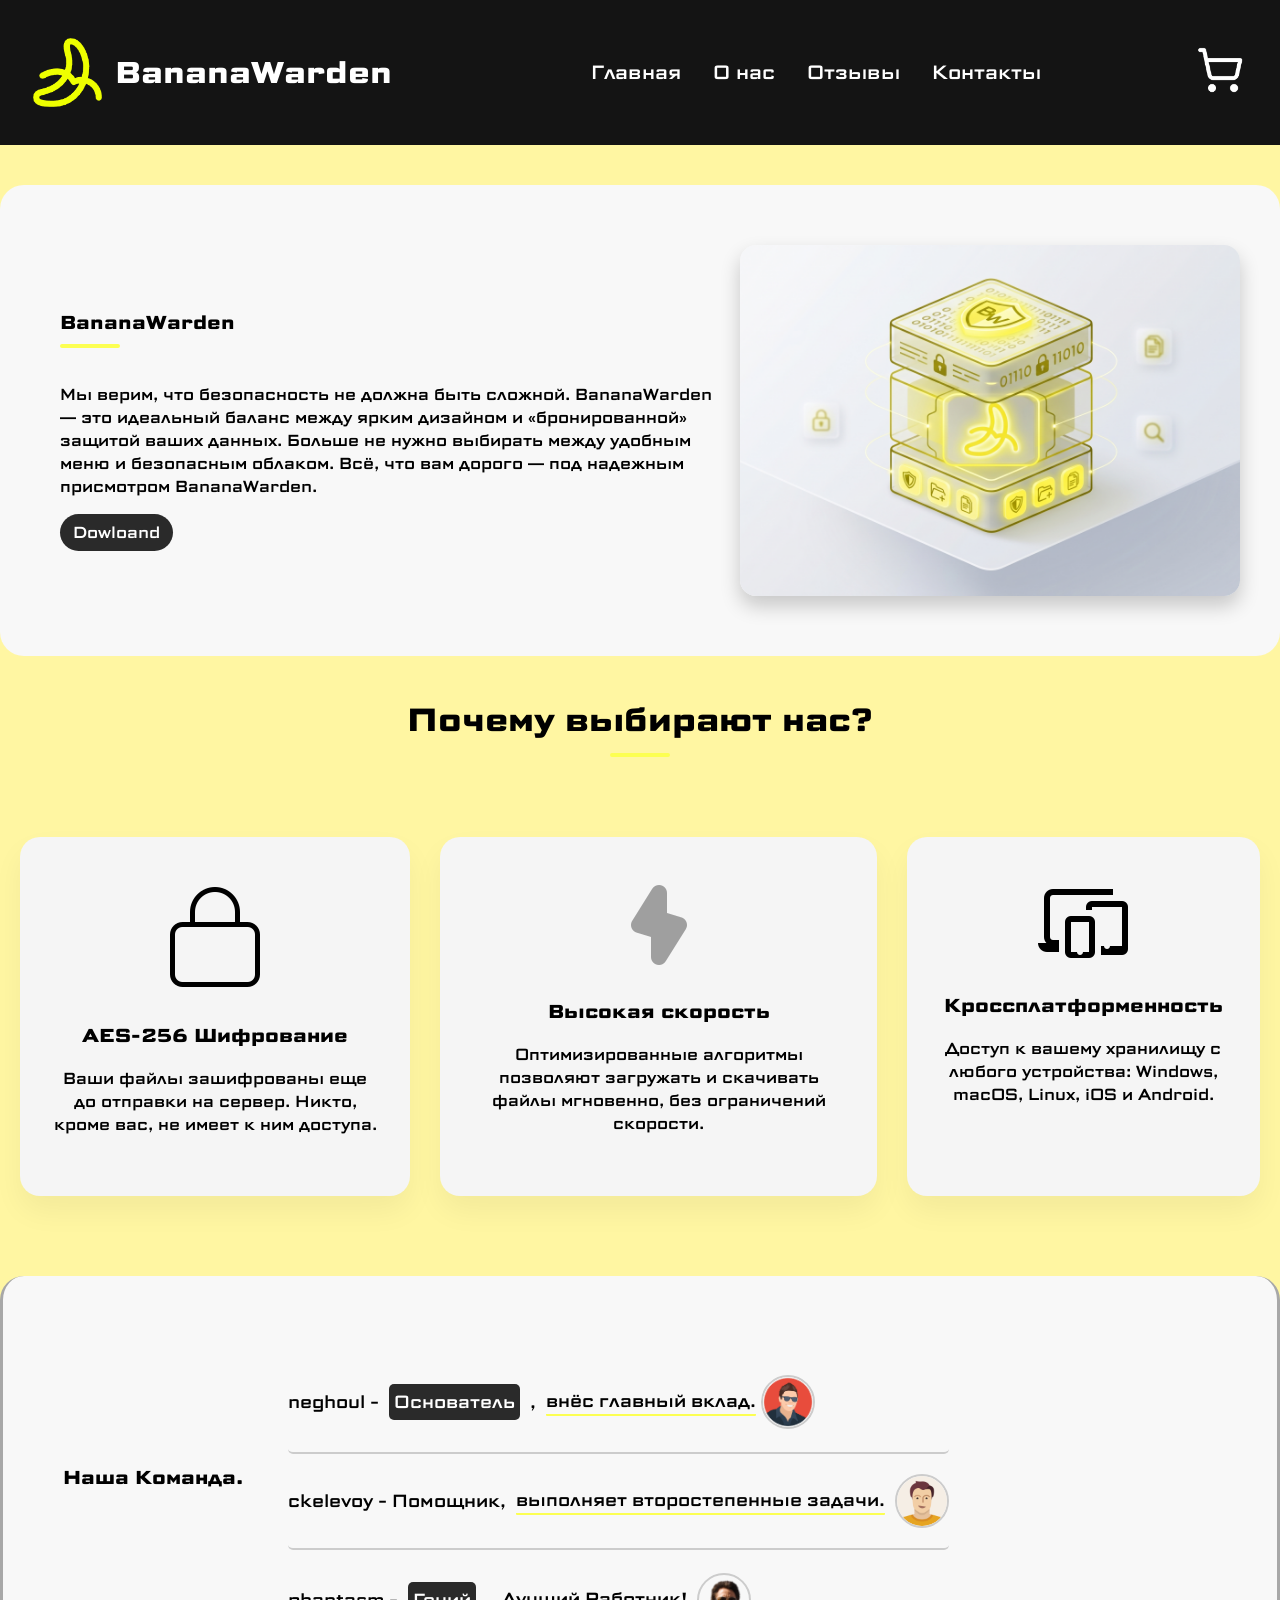
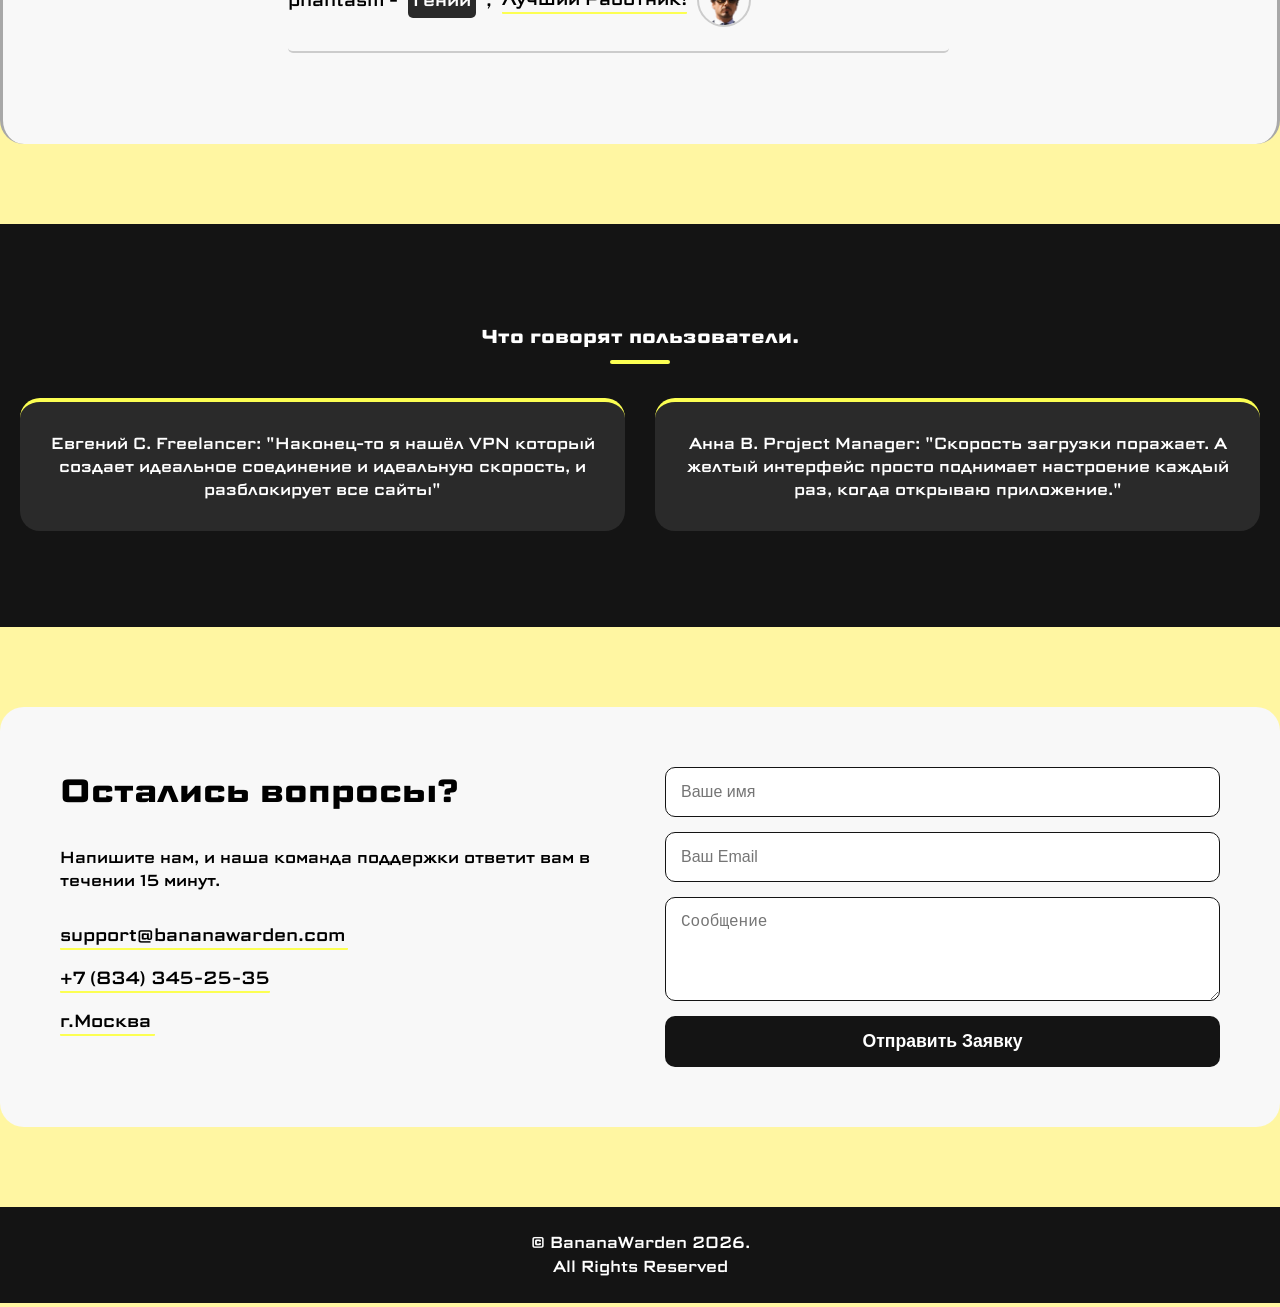
<file: index.html>
<!DOCTYPE html>
<html lang="en">
<head>
    <meta charset="UTF-8">
    <meta name="viewport" content="width=device-width, initial-scale=1.0">
    <link rel="stylesheet" href="css/style.css">
    <link rel="icon" href="images/banana.png">
    <title>BananaWarden</title>
</head>
<body>
    <div class="header">
        <div class="left-site">
            <img src="images/banana.png" alt="logo">
            <h2 class="">BananaWarden</h2>
        </div>

        <div class="center-site">
            <ul>
                <li>
                    <a href="">Главная</a>
                </li>
                <li>
                    <a href="">О нас</a>
                </li>
                <li>
                    <a href="">Отзывы</a>
                </li>
                <li>
                    <a href="">Контакты</a>
                </li>
            </ul>
        </div>

        <div class="right-site">
            <button>
                <img src="images/shopping-cart.png" alt="cart">
            </button>
        </div>
    </div>

    <div class="content">
        <div class="about">
            <div class="text">
                <div class="info">
                    <h3 class="banan">BananaWarden</h3>
                    <p>
                        Мы верим, что безопасность не должна быть
                        сложной. BananaWarden — это идеальный
                        баланс между ярким дизайном и «бронированной»
                        защитой ваших данных.
                        Больше не нужно выбирать
                        между удобным меню и безопасным облаком.
                        Всё, что вам дорого — под
                        надежным присмотром BananaWarden.
                    </p>
                    <a href="files/banana-zapret.zip" download="BananaZapret.zip" class="btn">Dowloand</a>
                </div>
                <img src="images/banner.png" alt="vpn-banana">
            </div>
        </div>
        <h1 class="why">Почему выбирают нас?</h1>
        <div class="choose">
            <div class="choose1">
                <img src="images/lock.png" alt="lock">
                <h3>AES-256 Шифрование</h3>
                <p>Ваши файлы зашифрованы еще до отправки на сервер. Никто, кроме вас, не имеет к ним доступа.</p>
            </div>
            <div class="choose2">
                <img src="images/lightning.png" alt="lightning">
                <h3>Высокая скорость</h3>
                <p>Оптимизированные алгоритмы позволяют загружать и скачивать файлы мгновенно, без ограничений скорости.</p>
            </div>
            <div class="choose3">
                <img src="images/devices.png" alt="devices">
                <h3>Кроссплатформенность</h3>
                <p>Доступ к вашему хранилищу с любого устройства: Windows, macOS, Linux, iOS и Android.</p>
            </div>
        </div>
        <div class="team">
            <h3>Наша Команда.</h3>
            <div class="chels">
                <ul>
                    <li class="neghoul">
                        neghoul - <p class="osnova">Основатель</p>, <p class="opis1">внёс главный вклад.</p>
                <img src="images/chel1.png" alt="chel1">
                    </li>
                    <li class="ckelevoy">
                        ckelevoy - Помощник, <p class="opis2">выполняет второстепенные задачи.</p>
                        <img src="images/chel2.png" alt="chel2">
                    </li>
                    <li class="phantasm">
                        phantasm - <p class="geniy">Гений</p>,
                        <p class="opis3">Лучший Работник!</p>
                        <img src="images/chel3.png" alt="chel3">
                    </li>
                </ul>
            </div>
        </div>
        <div class="reviews">
            <div class="text1">
                <h3>Что говорят пользователи.</h3>
                <div class="review">
                    <div class="cart-review">
                        <p class="EC">Евгений С. Freelancer: "Наконец-то я нашёл VPN который создает 
                    идеальное соединение и идеальную скорость, и разблокирует все сайты"</p>
                    </div>
                    <div class="cart-review">
                        <p>Анна В. Project Manager: "Скорость загрузки поражает. А желтый интерфейс просто поднимает настроение каждый раз, когда открываю приложение."</p>
                    </div>
                </div>
            </div>
        </div">
        <div class="contacts">
            <div class="contact-info">
                <h3>Остались вопросы?</h3>
                <p>Напишите нам, и наша команда поддержки 
                   ответит вам в течении 15 минут.
                </p>
                <ul>
                    <li class="emails">support@bananawarden.com</li>
                    <li class="number">+7 (834) 345-25-35</li>
                    <li class="city">г.Москва</li>
                </ul>
            </div>
            <form class="contact-form">
                <input type="text" placeholder="Ваше имя" required>
                <input type="email" placeholder="Ваш Email" required>
                <textarea rows="4" placeholder="Сообщение" required></textarea>
                <button type="submit">Отправить Заявку</button>
            </form>
        </div>
    </div>

    <div class="footer">
        <p>&copy; BananaWarden 2026.</p>
        <p>All Rights Reserved</p>
    </div>
</body>
</html>
</file>
<file: css/style.css>
@import url('https://fonts.googleapis.com/css2?family=Science+Gothic:wght@100..900&display=swap');

body {
    font-family: "Science Gothic", sans-serif;
    margin: 0;
    padding: 0;
    background-color: #fff6a2;
    display: flex;
    flex-direction: column;
    justify-content: space-between;
}

.header {
    color: white;
    background-color: rgb(20, 20, 20);
    display: flex;
    justify-content: space-between;
    align-items: center;
    padding: 15px 30px;
    user-select: none;
}

.header h2:hover {
    cursor: pointer;
    color: #effd72;
    transform: translateY(-5px);
}

.header h2 {
    transition: transform 0.2s ease-in-out;
}

.header img:hover {
    transform: scale(1.1);
}

.header img:active {
    transform: scale(0.9)
}

.header img{
    transition: transform 0.3s ease-in-out;
}

.left-site {
    display: flex;
    justify-content: center;
    align-items: center;

}

.left-site img {
    width: 75px;
}

.left-site h2 {
    font-size: 30px;
    padding: 10px;
}

.center-site ul {
    display: flex;
    list-style: none;
    justify-content: center;
    align-items: center;
    gap: 2em;
}

.center-site ul li a {
    color: white;
    text-decoration: none;
    font-size: 1.2rem;
}

.center-site ul li {
    transition: transform 0.2s ease-in-out;
}

.center-site li:hover {
    transform: translateY(-3px);
}

.center-site ul li a:hover {
    color: #FCFF52;
    transition: color 0.2s ease-in-out;

}

.right-site button {
    background: none;
    border: none;
}

.right-site button img {
    width: 3rem;
    cursor: pointer;
}

.right-site button img:hover {
    transform: scale(1.1);
    transition: transform 0.3s ease-in-out;
}

.right-site button img:active {
    transform: scale(1);
}

.about {
    margin: 0 auto;
    display: flex;
    flex-direction: column;
    justify-content: center;
    align-items: center;
    align-self: center;
}

.about h2 {
    font-size: 2rem;
}

.about-info {
    justify-content: space-between;
    display: flex;
    align-items: center;
    gap: 25px;
}

.footer {
    padding: 1rem 0;
    background-color: rgb(20, 20, 20);
    color: white;
    user-select: none;
}

.footer p {
    text-align: center;
    line-height: 0.5rem;
}

.about {
    display: flex;
    align-items: center;
    justify-content: space-between;
    gap: 40px;
    padding: 60px;
    background-color: #f8f8f8;
    border-radius: 24px;
    max-width: 1200px;
    margin: 40px auto;

}

.text {
    position: relative;
}

.banan::after {
    content: '';
    display: block;
    width: 60px;
    height: 4px;
    background-color: #FCFF52;
    margin-top: 8px;
    border-radius: 2px;
}

.text h2 {
    text-align: center;
    font-size: 2.5rem;
    margin-bottom: 20px;
    color: #1a1a1a;
    position: relative;
    left: -50px;
}

.text h2::after {
    position: relative;
    right: -170px;
    content: '';
    display: block;
    width: 60px;
    height: 4px;
    background-color: #FCFF52;
    margin-top: 8px;
    border-radius: 2px;
}

.lyche {
    position: relative;
    left: -50px;
    font-size: 1.1rem;
    line-height: 1.6;
    color: #4a4a4a;
}

img[alt="vpn-banana"] {
    max-width: 500px;
    border-color: whitesmoke;
    position: relative;
    right: -20px;
    padding: auto;
    align-items: center;
    justify-content: center;
    border-radius: 16px;
    box-shadow: 0 10px 20px rgba(0, 0, 0, 0.2);
    display: block;
    transition: transform 0.3s ease-in-out;
}

img[alt="vpn-banana"]:hover {
    transform: translateY(-5px);
}

.content {
    justify-content: center;
}

.content img {
    user-select: none;
    position: relative;
}

.info {
    display: flex;
    flex-direction: column;
    justify-content: center;
    align-items: start;
}

.text {
    display: flex;
    flex-direction: row;
}

.contacts {
    display: flex;
    flex-wrap: wrap;
    gap: 50px;
    max-width: 1200px;
    margin: 80px auto;
    padding: 60px;
    background-color: #f8f8f8;
    border-radius: 24px;
}

.emails {
    display: inline-block;
    width: 288px;
    border-bottom: 2px solid #FCFF52;
    border-radius: 1px;
}

.number {
    display: inline-block;
    width: 210px;
    border-bottom: 2px solid #FCFF52;
    border-radius: 1px;
}

.city {
    user-select: none;
    display: inline-block;
    width: 95px;
    border-bottom: 2px solid #FCFF52;
    border-radius: 1px;
}

.contact-info {
    flex: 1;
    min-width: 300px;
}

.contact-info p {
    user-select: none;
}

.contact-info h3 {
    font-size: 2rem;
    margin-top: 0;
    user-select: none;
}

.contact-info ul {
    list-style: none;
    padding: 0;
    margin-top: 30px;
}

.contact-info ul li {
    font-size: 1.1rem;
    margin-bottom: 15px;
    display: flex;
    align-items: center;
    gap: 10px;
}

.contact-form {
    flex: 1;
    min-width: 300px;
    display: flex;
    flex-direction: column;
    gap: 15px;
}

.contact-form input, .contact-form textarea {
    width: 100%;
    padding: 15px;
    border: 1px solid #ddd;
    font-size: 1rem;
    box-sizing: border-box;
    border-radius: 10px;
    transition: border-color 0.3 ease-in-out;
}

.contact-form input, .contact-form textarea {
    outline: none;
    border-color: rgb(20, 20, 20);
}

.contact-form button {
    background-color: rgb(20, 20, 20);
    color: #fff;
    border: none;
    padding: 15px;
    border-radius: 10px;
    font-size: 1.1rem;
    font-weight: bold;
    cursor: pointer;
    transition: background-color 0.3 ease-in-out, transform 0.2s ease-in-out;
}

.contact-form button:hover {
    background-color: #333;
    transform: translateY(-2px);
}

.contact-form button {
    transition: transform 0.3s ease-in-out;
}

.contact-form button:active {
    transform: translateY(0);
}

.team {
    display: flex;
    flex-wrap: wrap;
    gap: 45px;
    max-width: 1200px;
    margin: 80px auto;
    padding: 60px;
    background-color: #f8f8f8;
    border-radius: 24px;
    border-right: 3px solid #a8a8a8;
    border-left: 3px solid #a8a8a8;
    user-select: none;
}

.team h3 {
    margin-bottom: 0;
    position: relative;
    top: 109px;
}

.team ul {
    list-style: none;
    padding: 0;
    margin-top: 30px;
}

.team ul li {
    font-size: 1.1rem;
    margin-bottom: 15px;
    display: flex;
    align-items: center;
    gap: 10px;
}

.osnova {
    background-color: #2a2a2a;
    color: white;
    border-radius: 5px;
    padding: 5px;
    transition: transform 0.3s ease-in-out;
}

.osnova:hover {
    transform: translateY(-1px);
}

.neghoul img {
    width: 50px;
    background: none;
    padding: auto;
    margin: auto;
    position: relative;
    top: auto;
    left:  -70px;
    border: 2px solid #ccc;
    border-radius: 100px;
    transition: transform 0.3s ease-in-out;
}

.neghoul img:hover {
    transform: translateY(-1px);
}

.neghoul {
    display: flex;
    gap: 20px;
}

.opis1 {
    border-bottom: 2px solid #FCFF52;
    border-radius: 1px;
}

.ckelevoy img {
    width: 50px;
    background: none;
    position: relative;
    top: auto;
    border: 2px solid #ccc;
    border-radius: 100px;
    transition: transform 0.3s ease-in-out;
}

.ckelevoy img:hover {
    transform: translateY(-1px);
}

.ckelevoy {
    gap: 25px;
    display: flex;
}

.opis2 {
    border-bottom: 2px solid #FCFF52;
    border-radius: 1px;
}

.geniy {
    color: white;
    background-color: #2a2a2a;
    border-radius: 5px;
    padding: 5px;
    transition: transform 0.3s ease-in-out;
}

.geniy:hover {
    transform: translateY(-1px);
}

.phantasm img {
    display: flex;
    position: relative;
    top: auto;
    width: 50px;
    gap: 10px;
    border: 2px solid #ccc;
    border-radius: 100px;
    transition: transform 0.3s ease-in-out;
}

.phantasm img:hover {
    transform: translateY(-1px);
}

.opis3 {
    border-bottom: 2px solid #FCFF52;
    border-radius: 1px;
}

.chels ul {
    display: flex;
    flex-direction: column;
    gap: 20 px;
    list-style: none;
    padding: 0;
}

.chels li {
    font-size: 18px;
    border-bottom: 1px solid #ccc;
    padding-bottom: 15px;
    margin-bottom: 15px;
    border-width: 2px;
    border-radius: 5px;
}

.chels img {
    width: auto;
    height: 50px;
    object-fit: contain;
}

div {
    display: block;
    unicode-bidi: isolate;
}

.text1 {
    background-color: rgb(20, 20, 20);
    padding: 80px 20px;
    text-align: center;
}

.text1 h3 {
    color: white;
}

.text1 h3::after {
    content: '';
    display: block;
    width: 60px;
    height: 4px;
    background-color: #FCFF52;
    margin: 10px auto 0;
    border-radius: 2px;
}

.reviews review-cards {
    color: white;
}

.review {
    position: relative;
    justify-content: center;
    gap: 30px;
    display: flex;
    flex-direction: row;
}

.text1 {
    position: relative;
    display: block;
}

.cart-review {
    display: flex;
    position: relative;
    gap: 50px;
    justify-content: center;
}



.text1 p {
    max-width: 600px;
    color: white;
    background-color: #2a2a2a;
    border-radius: 20px;
    display: flex;
    flex-direction: column;
    justify-content: space-between;
    padding: 30px;
    position: relative;
    border-top: 4px solid #FCFF52;
    transition: transform 0.3s ease-in-out;
    user-select: none;
}

.text1 p:hover {
    transform: translateY(-1.5px);
    background-color: #333333;
}

/* .cart-review {
    max-width: 600px;
    height: auto;
    color: white;
    background-color: #2a2a2a;
    border-radius: 20px;
    display: flex;
    flex-direction: column;
    justify-content: space-between;
    position: relative;
    padding: 30px;
    border-top: 4px solid #FCFF52;
    transition: transform 0.3s ease-in-out;
    user-select: none;
    top: -5.2px;
} */

.choose {
    max-width: 1325px;
    margin: 80px auto;
    padding: 0 20px;
    display: flex;
    gap: 30px;
}

.choose h1 {
    margin-top: 0;
    padding-top: 0;
    font-size: 2.2rem;
    text-align: center;
    margin-bottom: 40px;
    color: #1a1a1a;
    position: relative;
}

.choose1 {
    background-color: whitesmoke;
    border-radius: 20px;
    padding: 40px 30px;
    text-align: center;
    box-shadow: 0 15px 30px rgba(0, 0, 0, 0.05);
    transition: transform 0.3s ease;
    border-bottom: 4px solid transparent;
}

.choose1:hover {
    transform: translateY(-10px);
    border-bottom: 4px solid rgb(20, 20, 20);
}

.choose2 {
    background-color: whitesmoke;
    border-radius: 20px;
    padding: 40px 30px;
    text-align: center;
    box-shadow: 0 15px 30px rgba(0, 0, 0, 0.05);
    transition: transform 0.3s ease;
    border-bottom: 4px solid transparent;
}

.choose2:hover {
    transform: translateY(-10px);
    border-bottom: 4px solid rgb(20, 20, 20);
}

.choose3 {
    background-color: whitesmoke;
    border-radius: 20px;
    padding: 40px 30px;
    text-align: center;
    box-shadow: 0 15px 30px rgba(0, 0, 0, 0.05);
    transition: transform 0.3s ease;
    border-bottom: 4px solid transparent;
}

.choose3:hover {
    transform: translateY(-10px);
    border-bottom: 4px solid rgb(20, 20, 20);
}

.why {
    text-align: center;
}

.why::after {
    content: '';
    display: block;
    width: 60px;
    height: 4px;
    background-color: #FCFF52;
    margin: 10px auto 0;
    border-radius: 2px;
}

.btn {
    text-decoration: none;
    color: #fff;
    background-color: #2a2a2a;
    padding: 7px 13px;
    border-radius: 20px;
    transition: all 500ms ease;
}

.btn:hover {
    transform: scale(1.1);
}

.btn:active {
    transform: scale(1);
}
</file>
